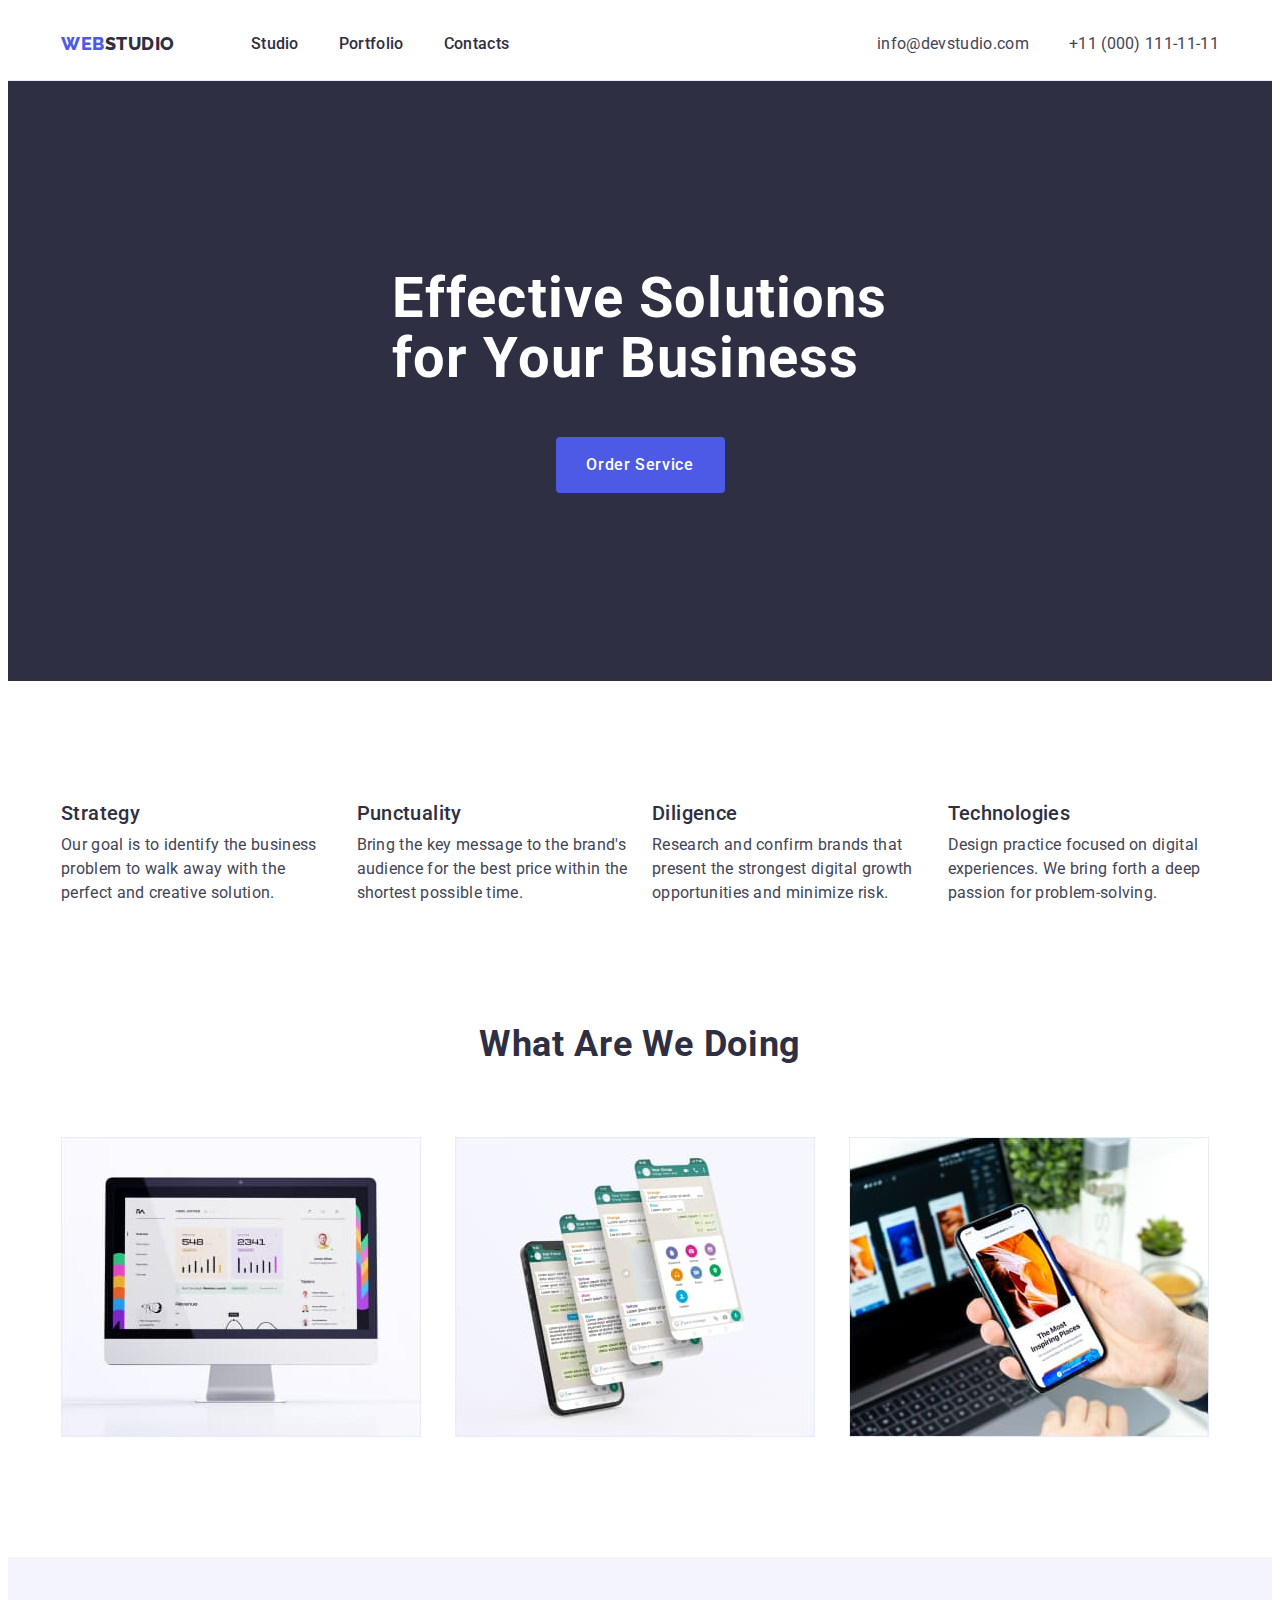
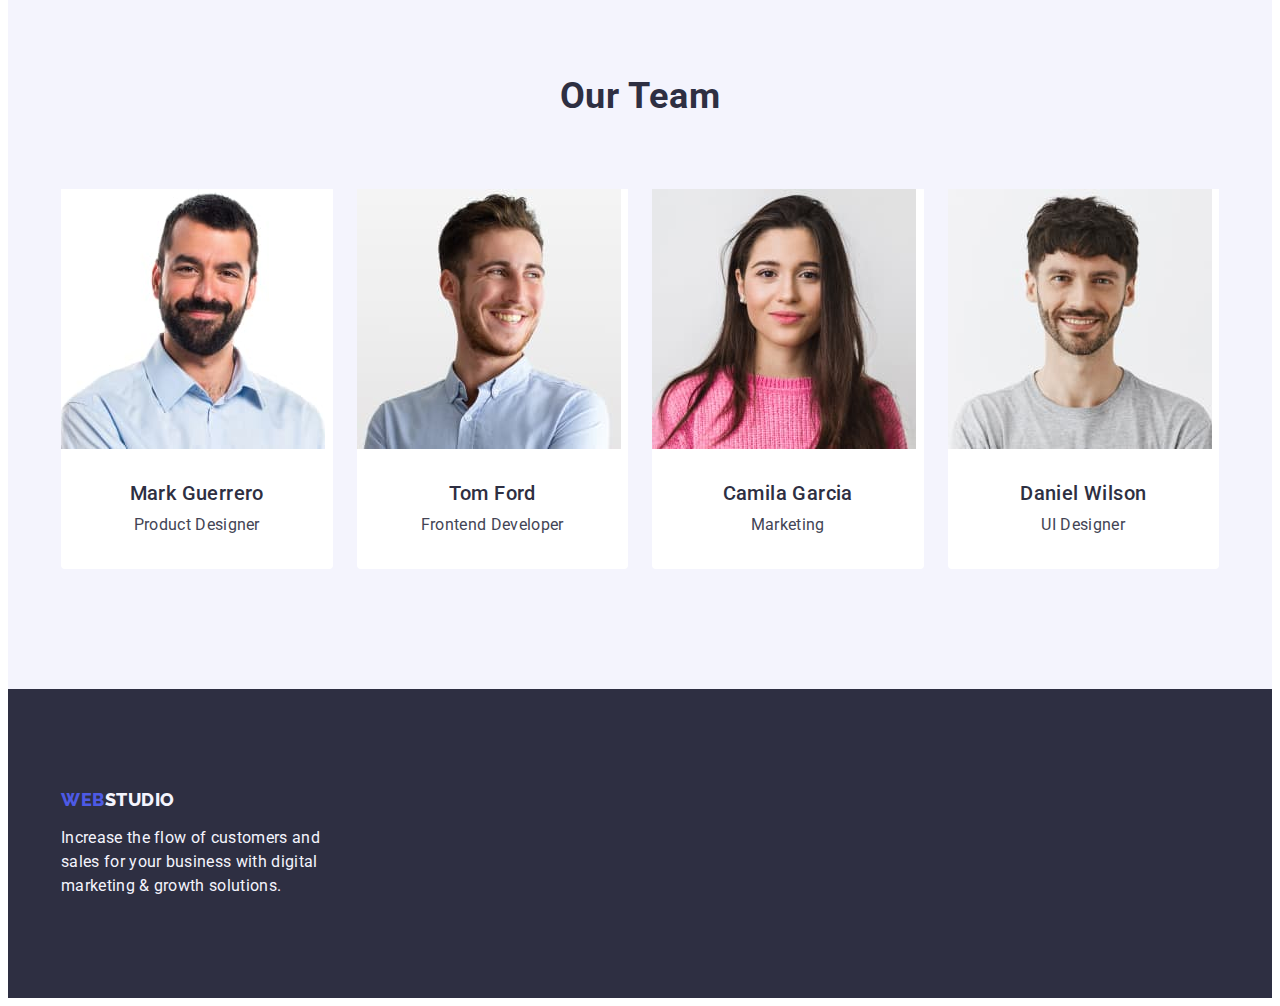
<file: index.html>
<!DOCTYPE html>
<html lang="en">
  <head>
    <meta charset="UTF-8" />
    <meta name="viewport" content="width=device-width, initial-scale=1.0" />
    <title>Студія</title>

    <link rel="preconnect" href="https://fonts.googleapis.com" />
    <link rel="preconnect" href="https://fonts.gstatic.com" crossorigin />
    <link
      href="https://fonts.googleapis.com/css2?family=Raleway:wght@800&family=Roboto:wght@400;500;700&display=swap"
      rel="stylesheet"
    />

    <link
      rel="stylesheet"
      href="https://cdnjs.cloudflare.com/ajax/libs/modern-normalize/2.0.0/modern-normalize.min.css"
      integrity="sha512-4xo8blKMVCiXpTaLzQSLSw3KFOVPWhm/TRtuPVc4WG6kUgjH6J03IBuG7JZPkcWMxJ5huwaBpOpnwYElP/m6wg=="
      crossorigin="anonymous"
      referrerpolicy="no-referrer"
    />
    <link rel="stylesheet" href="./css/styles.css" />
  </head>

  <body>
    <header class="header">
      <div class="container header-container">
        <nav class="header-navigation">
          <a href="./index.html" class="header-logo link"
            >Web<span class="header-logo-accent">Studio</span></a
          >
          <ul class="header-menu list">
            <li class="header-menu-item">
              <a class="header-menu-link link" href="./index.html">Studio</a>
            </li>
            <li class="header-menu-item">
              <a class="header-menu-link link" href="./portfolio.html"
                >Portfolio</a
              >
            </li>
            <li class="header-menu-item">
              <a class="header-menu-link link" href="">Contacts</a>
            </li>
          </ul>
        </nav>
        <address class="header-address">
          <ul class="header-address-list list">
            <li class="header-address-item">
              <a
                class="header-address-link link"
                href="mailto:info@devstudio.com"
                >info@devstudio.com</a
              >
            </li>
            <li class="header-address-item">
              <a class="header-address-link link" href="tel:+110001111111"
                >+11 (000) 111-11-11</a
              >
            </li>
          </ul>
        </address>
      </div>
    </header>

    <main>
      <section class="hero">
        <div class="container hero-container">
          <h1 class="hero-title">Effective Solutions for Your Business</h1>
          <button type="button" class="hero-btn">Order Service</button>
        </div>
      </section>
      <section class="feature">
        <div class="container feature-container">
          <h2 class="visually-hidden">Feature</h2>
          <ul class="feature-list list">
            <li class="feature-item">
              <h3 class="feature-subtitle subtitle">Strategy</h3>
              <p class="feature-item-text">
                Our goal is to identify the business problem to walk away with
                the perfect and creative solution.
              </p>
            </li>
            <li class="feature-item">
              <h3 class="feature-subtitle subtitle">Punctuality</h3>
              <p class="feature-item-text">
                Bring the key message to the brand's audience for the best price
                within the shortest possible time.
              </p>
            </li>
            <li class="feature-item">
              <h3 class="feature-subtitle subtitle">Diligence</h3>
              <p class="feature-item-text">
                Research and confirm brands that present the strongest digital
                growth opportunities and minimize risk.
              </p>
            </li>
            <li class="feature-item">
              <h3 class="feature-subtitle subtitle">Technologies</h3>
              <p class="feature-item-text">
                Design practice focused on digital experiences. We bring forth a
                deep passion for problem-solving.
              </p>
            </li>
          </ul>
        </div>
      </section>
      <section class="product">
        <div class="container">
          <h2 class="product-title section-title">What are we doing</h2>
          <ul class="product-list list">
            <li class="product-item">
              <img
                src="./images/computer.jpg"
                alt="computer"
                width="360"
                height="300"
                class="product-img"
              />
            </li>
            <li class="product-item">
              <img
                src="./images/app.jpg"
                alt="app"
                width="360"
                height="300"
                class="product-img"
              />
            </li>
            <li class="product-item">
              <img
                src="./images/phone.jpg"
                alt="phone"
                width="360"
                height="300"
                class="product-img"
              />
            </li>
          </ul>
        </div>
      </section>
      <section class="team">
        <div class="container">
          <h2 class="team-title section-title">Our Team</h2>
          <ul class="team-list list">
            <li class="team-item">
              <img
                src="./images/person1.jpg"
                alt="Mark Guerrero"
                width="264"
                height="260"
                class="team-img"
              />
              <div class="team-subcontainer">
                <h3 class="team-subtitle">Mark Guerrero</h3>
                <p class="team-text">Product Designer</p>
              </div>
            </li>
            <li class="team-item">
              <img
                src="./images/person2.jpg"
                alt="Tom Ford"
                width="264"
                height="260"
                class="team-img"
              />
              <div class="team-subcontainer">
                <h3 class="team-subtitle">Tom Ford</h3>
                <p class="team-text">Frontend Developer</p>
              </div>
            </li>
            <li class="team-item">
              <img
                src="./images/person3.jpg"
                alt="Camila Garcia"
                width="264"
                height="260"
                class="team-img"
              />
              <div class="team-subcontainer">
                <h3 class="team-subtitle">Camila Garcia</h3>
                <p class="team-text">Marketing</p>
              </div>
            </li>
            <li class="team-item">
              <img
                src="./images/person4.jpg"
                alt="Daniel Wilson"
                width="264"
                height="260"
                class="team-img"
              />
              <div class="team-subcontainer">
                <h3 class="team-subtitle">Daniel Wilson</h3>
                <p class="team-text">UI Designer</p>
              </div>
            </li>
          </ul>
        </div>
      </section>
    </main>

    <footer class="footer">
      <div class="container">
        <a href="./index.html" class="footer-logo link"
          >Web<span class="footer-logo-accent">Studio</span></a
        >
        <p class="footer-text">
          Increase the flow of customers and sales for your business with
          digital marketing & growth solutions.
        </p>
      </div>
    </footer>
  </body>
</html>
</file>
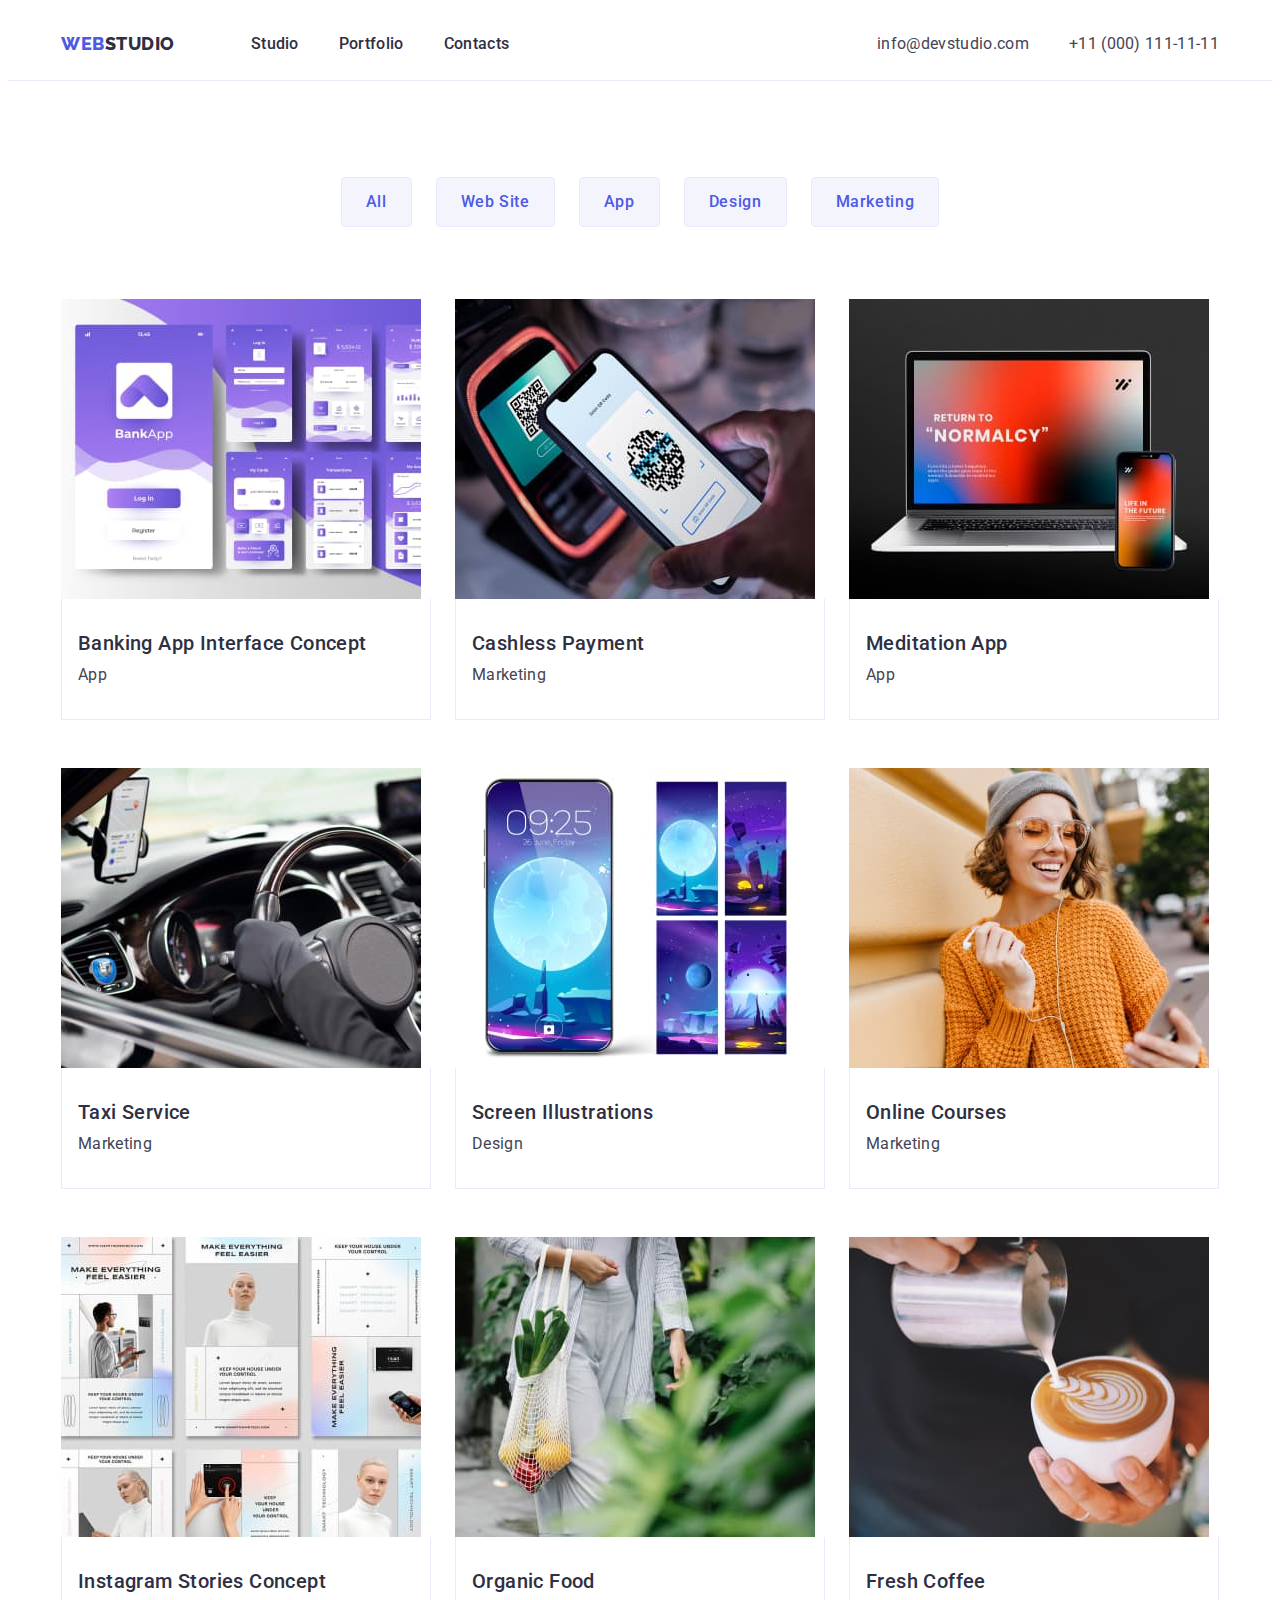
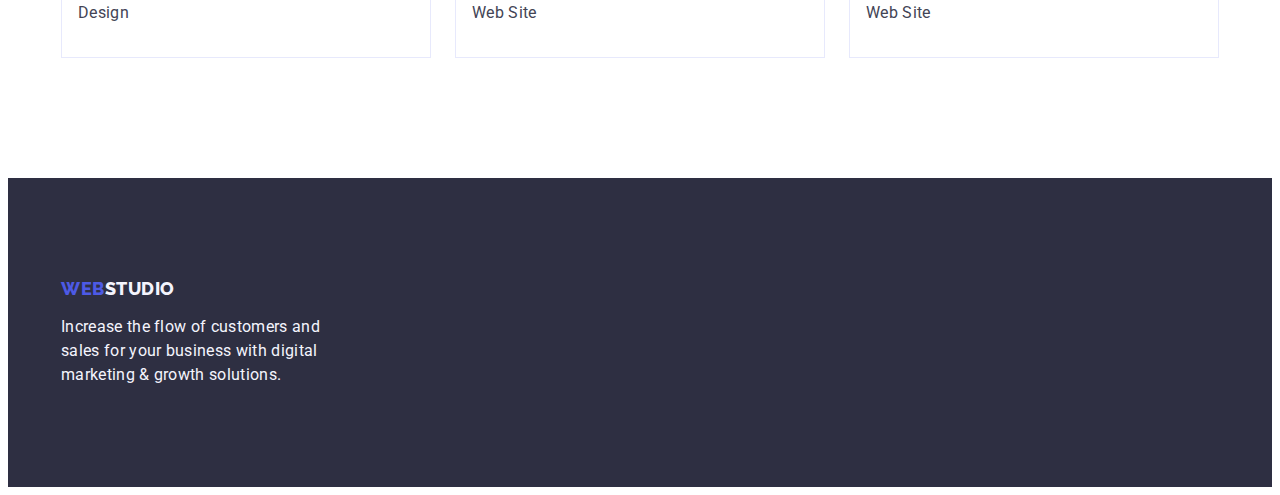
<file: portfolio.html>
<!DOCTYPE html>
<html lang="en">
  <head>
    <meta charset="UTF-8" />
    <meta name="viewport" content="width=device-width, initial-scale=1.0" />
    <title>Студія</title>

    <link rel="preconnect" href="https://fonts.googleapis.com" />
    <link rel="preconnect" href="https://fonts.gstatic.com" crossorigin />
    <link
      href="https://fonts.googleapis.com/css2?family=Raleway:wght@800&family=Roboto:wght@400;500;700&display=swap"
      rel="stylesheet"
    />

    <link
      rel="stylesheet"
      href="https://cdnjs.cloudflare.com/ajax/libs/modern-normalize/2.0.0/modern-normalize.min.css"
      integrity="sha512-4xo8blKMVCiXpTaLzQSLSw3KFOVPWhm/TRtuPVc4WG6kUgjH6J03IBuG7JZPkcWMxJ5huwaBpOpnwYElP/m6wg=="
      crossorigin="anonymous"
      referrerpolicy="no-referrer"
    />
    <link rel="stylesheet" href="./css/styles.css" />
  </head>

  <body>
    <header class="header">
      <div class="container header-container">
        <nav class="header-navigation">
          <a href="./index.html" class="header-logo link"
            >Web<span class="header-logo-accent">Studio</span></a
          >
          <ul class="header-menu list">
            <li class="header-menu-item">
              <a class="header-menu-link link" href="./index.html">Studio</a>
            </li>
            <li class="header-menu-item">
              <a class="header-menu-link link" href="./portfolio.html"
                >Portfolio</a
              >
            </li>
            <li class="header-menu-item">
              <a class="header-menu-link link" href="">Contacts</a>
            </li>
          </ul>
        </nav>
        <address class="header-address">
          <ul class="header-address-list list">
            <li class="header-address-item">
              <a
                class="header-address-link link"
                href="mailto:info@devstudio.com"
                >info@devstudio.com</a
              >
            </li>
            <li class="header-address-item">
              <a class="header-address-link link" href="tel:+110001111111"
                >+11 (000) 111-11-11</a
              >
            </li>
          </ul>
        </address>
      </div>
    </header>

    <main>
      <section class="portfolio">
        <div class="container">
          <h1 class="visually-hidden">Our offers</h1>
          <ul class="portfolio-nav list">
            <li class="portfolio-nav-item">
              <button type="button" class="portfolio-btn">All</button>
            </li>
            <li class="portfolio-nav-item">
              <button type="button" class="portfolio-btn">Web Site</button>
            </li>
            <li class="portfolio-nav-item">
              <button type="button" class="portfolio-btn">App</button>
            </li>
            <li class="portfolio-nav-item">
              <button type="button" class="portfolio-btn">Design</button>
            </li>
            <li class="portfolio-nav-item">
              <button type="button" class="portfolio-btn">Marketing</button>
            </li>
          </ul>

          <ul class="portfolio-list list">
            <li class="portfolio-item">
              <a class="portfolio-link link" href="./images/banking.jpg">
                <img
                  src="./images/banking.jpg"
                  alt="Banking App Interface Concept"
                  height="300"
                  width="360"
                />
                <div class="portfolio-subcontainer">
                  <h2 class="portfolio-subtitle">
                    Banking App Interface Concept
                  </h2>
                  <p class="portfolio-text">App</p>
                </div>
              </a>
            </li>
            <li class="portfolio-item">
              <a class="portfolio-link link" href="./images/cashless.jpg">
                <img
                  src="./images/cashless.jpg"
                  alt="Cashless Payment Marketing"
                  height="300"
                  width="360"
                />
                <div class="portfolio-subcontainer">
                  <h2 class="portfolio-subtitle">Cashless Payment</h2>
                  <p class="portfolio-text">Marketing</p>
                </div>
              </a>
            </li>
            <li class="portfolio-item">
              <a class="portfolio-link link" href="./images/meditation.jpg"
                ><img
                  src="./images/meditation.jpg"
                  alt="Meditation App"
                  height="300"
                  width="360"
                />
                <div class="portfolio-subcontainer">
                  <h2 class="portfolio-subtitle">Meditation App</h2>
                  <p class="portfolio-text">App</p>
                </div>
              </a>
            </li>
            <li class="portfolio-item">
              <a class="portfolio-link link" href="./images/taxi_service.jpg"
                ><img
                  src="./images/taxi_service.jpg"
                  alt="Taxi Service"
                  height="300"
                  width="360"
                />
                <div class="portfolio-subcontainer">
                  <h2 class="portfolio-subtitle">Taxi Service</h2>
                  <p class="portfolio-text">Marketing</p>
                </div></a
              >
            </li>
            <li class="portfolio-item">
              <a class="portfolio-link link" href="./images/screen.jpg"
                ><img
                  src="./images/screen.jpg"
                  alt="Screen Illustrations"
                  height="300"
                  width="360"
                />
                <div class="portfolio-subcontainer">
                  <h2 class="portfolio-subtitle">Screen Illustrations</h2>
                  <p class="portfolio-text">Design</p>
                </div>
              </a>
            </li>
            <li class="portfolio-item">
              <a class="portfolio-link link" href="./images/courses.jpg"
                ><img
                  src="./images/courses.jpg"
                  alt="Online Courses"
                  height="300"
                  width="360"
                />
                <div class="portfolio-subcontainer">
                  <h2 class="portfolio-subtitle">Online Courses</h2>
                  <p class="portfolio-text">Marketing</p>
                </div>
              </a>
            </li>
            <li class="portfolio-item">
              <a class="portfolio-link link" href="/=./images/stories.jpg"
                ><img
                  src="./images/stories.jpg"
                  alt="Instagram Stories Concept"
                  height="300"
                  width="360"
                />
                <div class="portfolio-subcontainer">
                  <h2 class="portfolio-subtitle">Instagram Stories Concept</h2>
                  <p class="portfolio-text">Design</p>
                </div>
              </a>
            </li>
            <li class="portfolio-item">
              <a class="portfolio-link link" href="./images/organic_food.jpg"
                ><img
                  src="./images/organic_food.jpg"
                  alt="Organic Food"
                  height="300"
                  width="360"
                />
                <div class="portfolio-subcontainer">
                  <h2 class="portfolio-subtitle">Organic Food</h2>
                  <p class="portfolio-text">Web Site</p>
                </div>
              </a>
            </li>
            <li class="portfolio-item">
              <a class="portfolio-link link" href="./images/coffee.jpg"
                ><img
                  src="./images/coffee.jpg"
                  alt="Fresh Coffee"
                  height="300"
                  width="360"
                />
                <div class="portfolio-subcontainer">
                  <h2 class="portfolio-subtitle">Fresh Coffee</h2>
                  <p class="portfolio-text">Web Site</p>
                </div>
              </a>
            </li>
          </ul>
        </div>
      </section>
    </main>

    <footer class="footer">
      <div class="container">
        <a href="./index.html" class="footer-logo link"
          >Web<span class="footer-logo-accent">Studio</span></a
        >
        <p class="footer-text">
          Increase the flow of customers and sales for your business with
          digital marketing & growth solutions.
        </p>
      </div>
    </footer>
  </body>
</html>
</file>
<file: css/styles.css>
:root {
    --accent-color: #2E2F42;
    --main-text-color: #ffffff;
    --second-text-color: #434455;
}

p,
h1,
h2,
h3,
h4,
h5,
h6 {
    margin-top: 0;
    margin-bottom: 0;
}

ul,
ol {
    margin-top: 0;
    margin-bottom: 0;
    padding-left: 0;
}

img {
    display: block;
}

body {
    font-family: 'Roboto', sans-serif;
    color: var(--second-text-color);
    background-color: var(--main-text-color);
}

.container {
    width: 100%;
    max-width: 1158px;
    padding-left: 15px;
    padding-right: 15px;
    margin: 0 auto;
}

.visually-hidden {
    position: absolute;
    width: 1px;
    height: 1px;
    margin: -1px;
    border: 0;
    padding: 0;
    white-space: nowrap;
    clip-path: inset(100%);
    clip: rect(0 0 0 0);
    overflow: hidden;
}

.link {
    text-decoration: none;
}

.list {
    list-style-type: none;
}

.section-title {
    color: var(--accent-color);
    text-align: center;
    font-size: 36px;
    font-weight: 700;
    line-height: 1.11;
    /* 40/36 */
    letter-spacing: 0.02em;
    /* 0.72/36 */
    text-transform: capitalize;
}

.subtitle {
    color: var(--accent-color);
    font-size: 20px;
    font-weight: 500;
    line-height: 1.2;
    /* 24/20 */
    letter-spacing: 0.02em;
    /* 0.4/20 */
}

/*-----------HEADER------------*/

.header {
    padding-top: 24px;
    padding-bottom: 24px;
    border-bottom: 1px solid #e7e9fc;
}

.header-container {
    display: flex;
    align-items: center;
    justify-content: space-between;
}

.header-navigation {
    display: flex;
    align-items: center;
}

.header-logo {
    color: var(--iris, #4D5AE5);
    font-size: 18px;
    font-family: Raleway, sans-serif;
    font-weight: 800;
    line-height: 1.17;
    letter-spacing: 0.03em;
    text-transform: uppercase;
    margin-right: 76px;
}

.header-logo-accent {
    color: var(--accent-color);
}

.header-menu-link {
    color: var(--accent-color);
    font-size: 16px;
    font-weight: 500;
    line-height: 1.5;
    /* 24/16 */
    letter-spacing: 0.02em;
    /* 0.32/16 */
    padding: 24px 0;
}

.header-menu {
    display: flex;
    gap: 40px;
}

.header-address {
    font-style: normal;

}

.header-address-list {
    display: flex;
    gap: 40px;
    margin-left: auto;
    color: var(--second-text-color);
    font-size: 16px;
    font-weight: 400;
    line-height: 1.5;
    /* 24/16 */
    letter-spacing: 0.02em;
}

.header-menu-link:is(:hover, :focus) {
    color: #404BBF;
}

.header-address-link {
    color: var(--second-text-color);
}

.header-address-link:is(:hover, :focus) {
    color: #404BBF;
}

/*-----------HERO------------*/

.hero {
    background: var(--accent-color);
    padding: 188px 0;
}

.hero-container {
    display: flex;
    justify-content: center;
    flex-direction: column;
    flex-shrink: 0;
}

.hero-title {
    margin: 0 auto;
    margin-bottom: 48px;
    max-width: 496px;
    color: var(--main-text-color);
    font-size: 56px;
    font-weight: 700;
    line-height: 1.07;
    /* 60/56 */
    letter-spacing: 0.02em;
    /* 1.12/56 */

}

.hero-btn {
    
    min-width: 169px;
    justify-content: center;
    height: 56px;
    border: none;
    margin: 0 auto;
    border-radius: 4px;
    color: var(--main-text-color);
    font-family: inherit;
    font-size: 16px;
    font-weight: 500;
    line-height: 1.5;
    /* 24/16 */
    letter-spacing: 0.04em;
    /* 0.64/16 */
    background: var(--iris, #4D5AE5);
    cursor: pointer;
}

.hero-btn:is(:hover, :focus) {
    background-color: #404BBF;
}

/*-----------FEATURE------------*/

.feature {
    background: var(--main-text-color);
    padding: 120px 0;

}

.feature-container {
    display: flex;
    width: 0 auto;
   
}

.feature-list {
    display: flex;
    gap: 24px;
}

.feature-subtitle {
    margin-bottom: 8px;
}

.feature-item {
    width: calc((100% - 24px*3) /4);
}

.feature-item-text {
    color: var(--second-text-color);
    font-size: 16px;
    font-weight: 400;
    line-height: 1.5;
    /* 24/16 */
    letter-spacing: 0.02em;
    /* 0.32/16 */

}


/*-----------PRODUCT------------*/

.product {
    background: var(--main-text-color);
    padding-bottom: 120px;
}

.product-title {
    margin: 0 auto;
    margin-bottom: 72px;
}

.product-list {
    display: flex;
    gap: 24px;
    height: auto;
}

.product-item {
    width: calc((100% - 48px) /3);
}


/*-----------TEAM------------*/

.team {
    background: var(--cloud, #F4F4FD);
    padding-top: 120px;
    padding-bottom: 120px;

}

.team-title {
    margin-bottom: 72px;
}

.team-subtitle {
    color: var(--accent-color);
    text-align: center;
    font-size: 20px;
    font-weight: 500;
    line-height: 1.2;
    letter-spacing: 0.02em;
    margin-bottom: 8px;
}

.team-list {
    display: flex;
    gap: 24px;
}

.team-item {
    background-color: var(--main-text-color);
    width: calc((100% - 72px) / 4);
    border-radius: 0px 0px 4px 4px;
}

.team-subcontainer{
    padding: 32px 16px;
    
}

.team-text {
    color: var(--second-text-color);
    text-align: center;
    font-weight: 400;
    line-height: 1.5;
    /* 24/16 */
    letter-spacing: 0.02em;
    /* 0.32/16 */
}

/*-----------FOOTER------------*/

.footer {
    background: var(--accent-color);
    padding: 100px 0;
}

.footer-logo {
    color: var(--iris, #4D5AE5);
    font-size: 18px;
    font-family: Raleway, sans-serif;
    font-style: normal;
    font-weight: 800;
    line-height: 1.17;
    /* 21/18 */
    letter-spacing: 0.03em;
    /* 0.54/18 */
    text-transform: uppercase;
    display: inline-block;
    margin-bottom: 16px;
}

.footer-logo-accent {
    color: var(--cloud, #F4F4FD);
}

.footer-text {
    color: var(--cloud, #F4F4FD);
    font-size: 16px;
    font-weight: 400;
    line-height: 1.5;
    /* 24/16 */
    letter-spacing: 0.02em;
    width: 264px;
}

/*-----------PORTFOLIO------------*/

.portfolio {
    background: var(--main-text-color);
    padding-top: 96px;
    padding-bottom: 120px;
}

.portfolio-nav {
    display: flex;
    gap: 24px;
    justify-content: center;
    margin-bottom: 72px;
}

.portfolio-btn {
    padding: 12px 24px;
    border: 1px solid #e7e9fc;
    border-radius: 4px;
    color: var(--iris, #4D5AE5);
    text-align: center;
    font-size: 16px;
    font-family: Roboto, sans-serif;
    font-style: normal;
    font-weight: 500;
    line-height: 1.5;
    /* 24/16 */
    letter-spacing: 0.04em;
    /* 0.64/16 */
    background-color: #F4F4FD;
    cursor: pointer;
}

.portfolio-btn:is(:hover, :focus) {
    color: var(--main-text-color);
    background-color: #404BBF;
    border: 1px solid transparent;
}

.portfolio-list {
    display: flex;
    flex-wrap: wrap;
    gap: 48px 24px;
    justify-content: center;
}

.portfolio-item {
    display: block;
    margin: 0 auto;
    width: calc((100% - 24px*2) /3);
    background: var(--white, #FFF);
}

.portfolio-subcontainer {
    border: 1px solid #e7e9fc;
    border-top: none;
    padding: 32px 16px;
}

.portfolio-subtitle {
    color: var(--accent-color);
    font-size: 20px;
    font-weight: 500;
    line-height: 1.2;
    letter-spacing: 0.02em;
    margin-bottom: 8px;
}

.portfolio-text {
    color: var(--slate, #434455);
    font-size: 16px;
    font-weight: 400;
    line-height: 1.5;
    /* 24/16 */
    letter-spacing: 0.02em;
    /* 0.32/16 */
}
</file>
